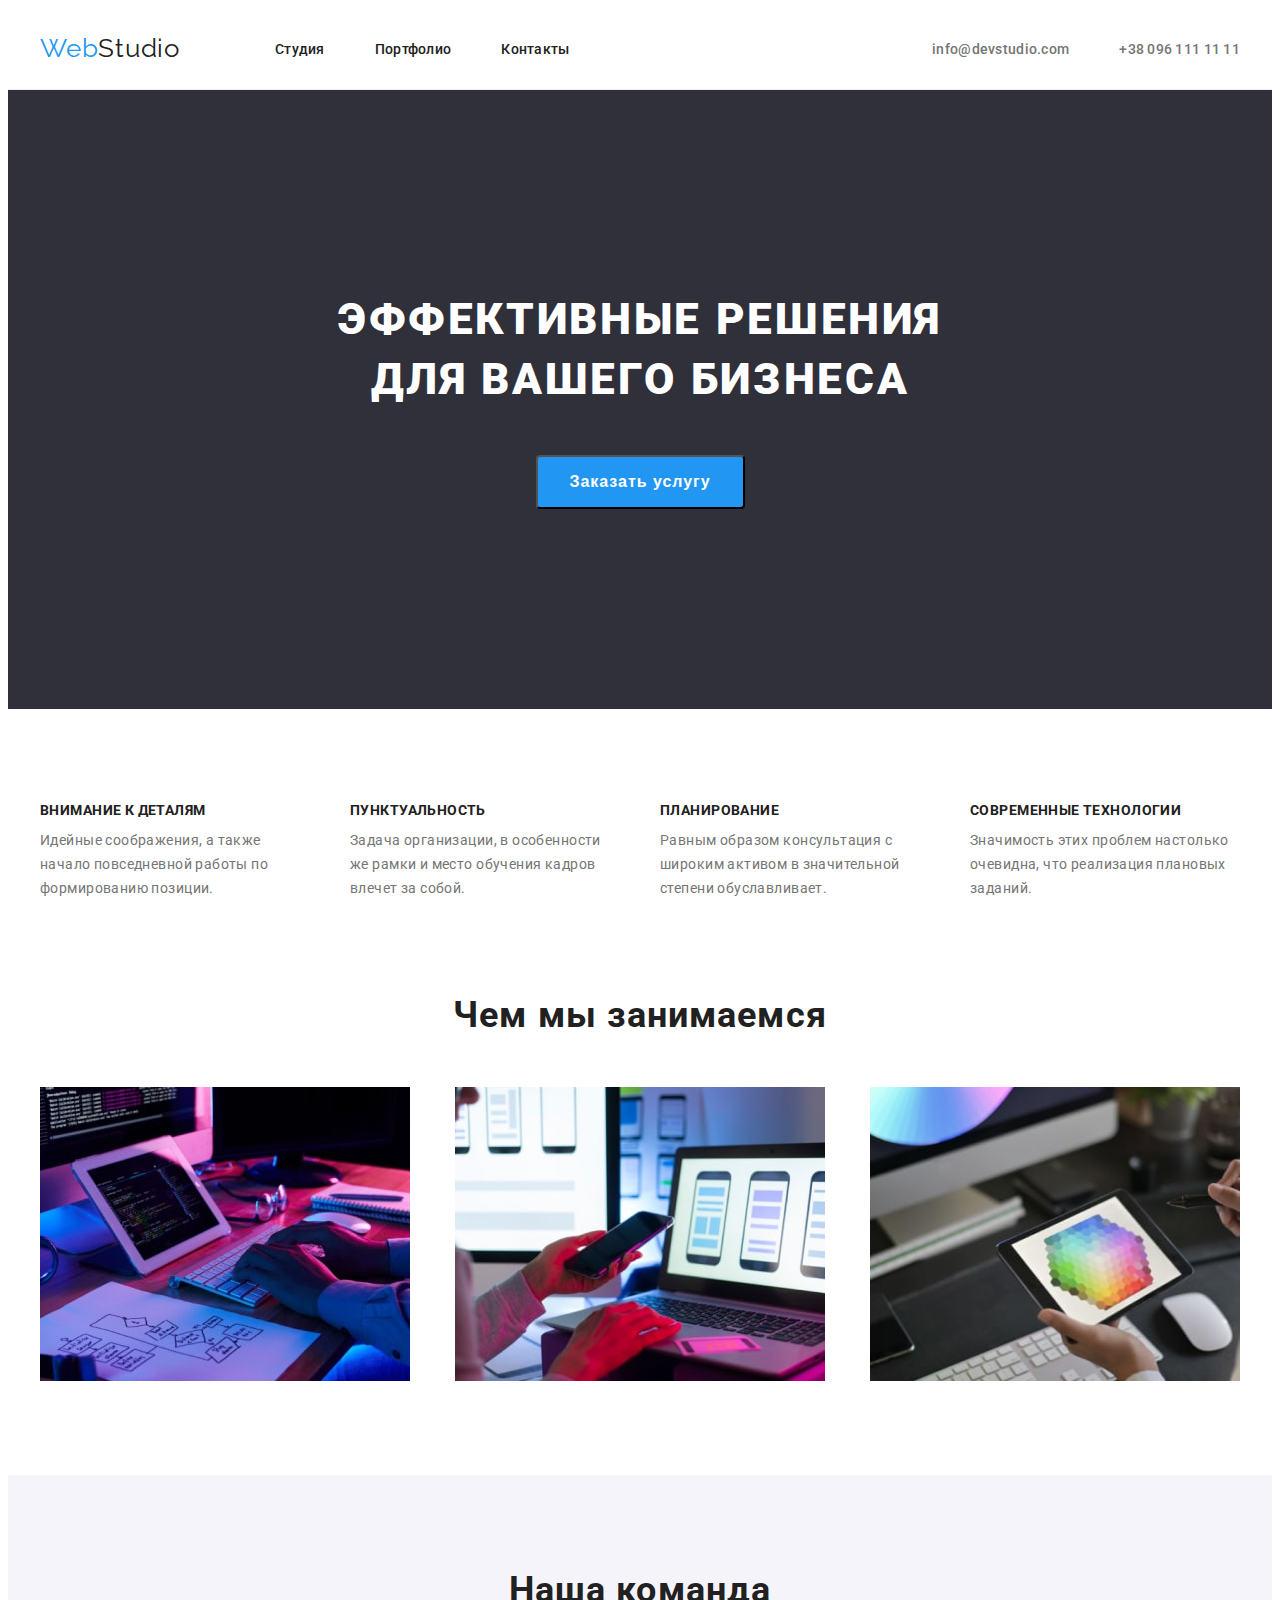
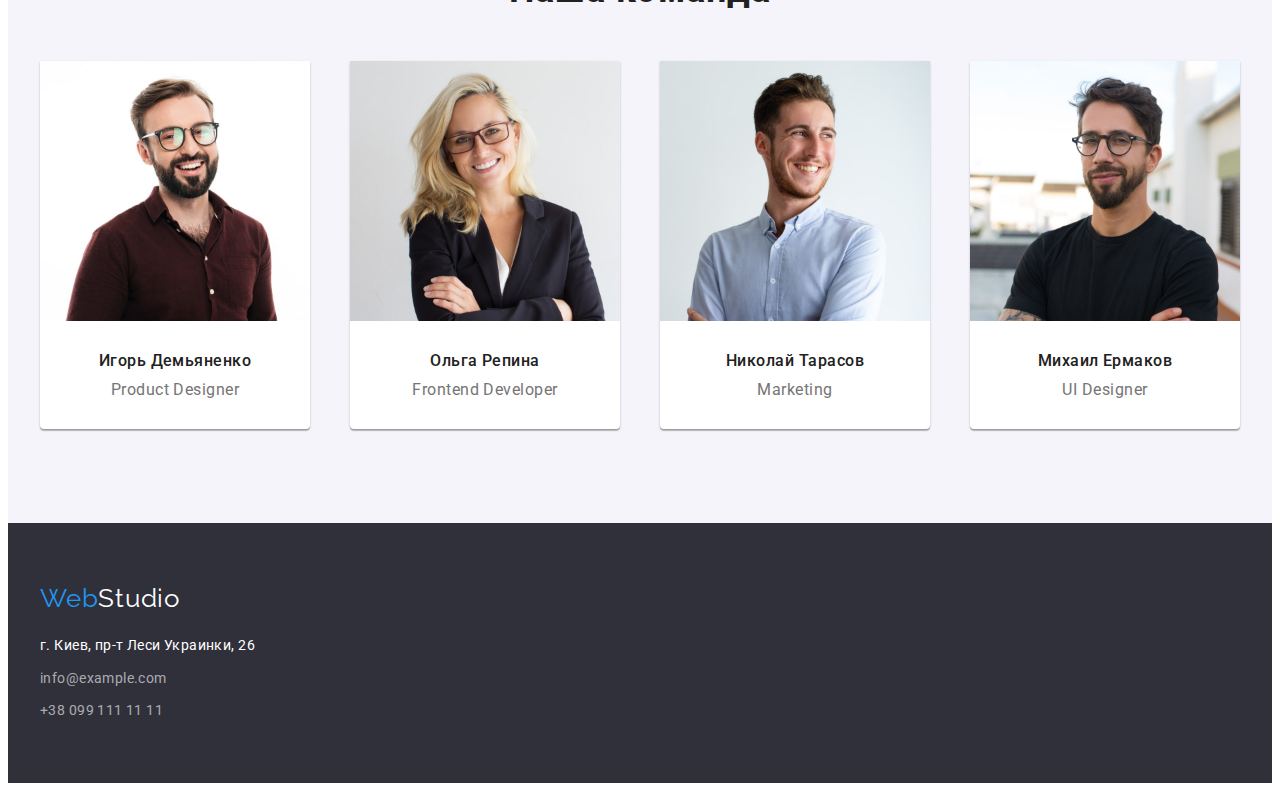
<file: index.html>
<!DOCTYPE html>
<!--Главная 3-->
<html lang="ru">
<head>
    <meta charset="UTF-8">
    <meta http-equiv="X-UA-Compatible" content="IE=edge">
    <meta name="viewport" content="width=device-width, initial-scale=1.0">
    <title>Document</title>
    <link rel="preconnect" href="https://fonts.googleapis.com">
    <link rel="preconnect" href="https://fonts.gstatic.com" crossorigin>
    <link href="https://fonts.googleapis.com/css2?family=Raleway:wght@700&family=Roboto:wght@400;500;700;900&display=swap" rel="stylesheet">
    <link rel="stylesheet" href="https://cdnjs.cloudflare.com/ajax/libs/modern-normalize/1.1.0/modern-normalize.min.css" integrity="sha512-wpPYUAdjBVSE4KJnH1VR1HeZfpl1ub8YT/NKx4PuQ5NmX2tKuGu6U/JRp5y+Y8XG2tV+wKQpNHVUX03MfMFn9Q==" crossorigin="anonymous" referrerpolicy="no-referrer" />
    <link rel="stylesheet" href="./css/style.css"/>
</head>  
<body>
    <header class="header">
        <div class="container header-container">
            <!-- section-nav -->
            <nav class="header-nav">
                <a href="./index.html" lang="en" class="logo link">Web<span class="logo-black">Studio</span></a>
                <ul class="header-list list">
                    <li class="header-item">
                        <a class="header-link link" href="./index.html">Студия</a></li>
                    <li class="header-item">
                        <a class="header-link link" href="./portfolio.html">Портфолио</a></li>
                    <li class="header-item">
                        <a class="header-link link" href="">Контакты</a></li>
                </ul>
            </nav>
            <ul class="header-contacts list">
                <li class="header-contact"><a class="header-mail link" href="mailto:info@devstudio.com">info@devstudio.com</a></li>
                <li class="header-contact"><a class="header-phone link" href="tel:+380961111111">+38 096 111 11 11</a></li>
            </ul>
        </div>
           
        
    </header>
    <main>
                <!--section gero-->
        <section class="hero">
                <h1 class="hero-title">Эффективные решения<br>для вашего бизнеса</h1>
                <button class="hero-button">Заказать услугу</button>
        </section>
                <!-- Advantage-->
        <section class="advantage section">
            <div class="container">
                <h2 class="advantage-title visually-hidden">Наши преимущества</h2>
                <ul class="advantage-list list">
                    <li class="advantage-item">
                        <h3 class="advantage-topic">Внимание к деталям</h3>
                        <p class="advantage-paragrph">Идейные соображения, а также начало повседневной работы по формированию позиции.</p>
                    </li>
                    <li class="advantage-item">
                        <h3 class="advantage-topic">Пунктуальность</h3>
                        <p class="advantage-paragrph">Задача организации, в особенности же рамки и место обучения кадров влечет за собой.</p>
                    </li>
                    <li class="advantage-item">
                        <h3 class="advantage-topic">Планирование</h3>
                        <p class="advantage-paragrph">Равным образом консультация с широким активом в значительной степени обуславливает.</p>
                    </li>
                    <li class="advantage-item">
                        <h3 class="advantage-topic">Современные технологии</h3>
                        <p class="advantage-paragrph">Значимость этих проблем настолько очевидна, что реализация плановых заданий.</p>
                    </li>
                </ul>
            </div>
            
        </section>
        <!--do-->
        <section class="do section">
            <div class="container">
                <h2 class="do-title">Чем мы занимаемся</h2>
                <ul class="do-list list">
                    <li class="do-item"><img src="./images/we-doing/we-doing1.jpg" alt="набор кода на клавиатуре" width="370"></li>
                    <li class="do-item"><img src="./images/we-doing/we-doing2.jpg" alt="Подбор шаблона для смартфона" width="370"></li>
                    <li class="do-item"><img src="./images/we-doing/we-doing3.jpg" alt="Выбор цвета" width="370"></li>
                </ul>
            </div>
            
        </section>
        <!--team-->
        <section class="team section">
            <div class="container">
                <h2 class="team-title">Наша команда</h2>
                <ul class="team-list list">
                    <li class="team-item">
                        <img src="./images/pers/pers.jpg" alt="Работник компании" width="270" class="team-img">
                        <div class="team-pers">
                        <h3 class="team-name">Игорь Демьяненко</h3>
                        <p lang="en" class="team-position">Product Designer</p>
                        </div>
                    </li>
                    <li class="team-item">
                        <img src="./images/pers/pers1.jpg" alt="Работник компании" width="270" class="team-img">
                        <div class="team-pers">
                        <h3 class="team-name">Ольга Репина</h3>
                        <p lang="en" class="team-position">Frontend Developer</p>
                        </div>
                    </li>
                    <li class="team-item">
                        <img src="./images/pers/pers2.jpg" alt="Работник компании" width="270" class="team-img">
                        <div class="team-pers">
                        <h3 class="team-name">Николай Тарасов</h3>
                        <p lang="en" class="team-position">Marketing</p>
                        </div>
                    </li>
                    <li class="team-item">
                        <img src="./images/pers/pers3.jpg" alt="Работник компании" width="270" class="team-img">
                        <div class="team-pers">
                        <h3 class="team-name">Михаил Ермаков</h3>
                        <p lang="en" class="team-position">UI Designer</p>
                        </div>
                    </li>
                </ul>
            </div>            
        </section>
    </main>
    <!--footer-->
    <footer class="footer">
        <div class="container footer-section">
            <a href="./index.html" lang="en" class="logo link footer-logo">Web<span class="logo-white">Studio</span></a>
            <address class="footer-data">
                <ul class="footer-list list">
                    <li class="footer-item"><a href="https://goo.gl/maps/pQ1iqYw23tvZCVZEA" class="link footer-address">г. Киев, пр-т Леси Украинки, 26</a></li>
                    <li class="footer-item"><a href="mailto:info@example.com" class="footer-mail link">info@example.com</a></li>
                    <li class="footer-item"><a href="tel:+380991111111" class="footer-phone link">+38 099 111 11 11</a></li>
                </ul>
            </address>
        </div>
        
    </footer>

</body>
</html>
</file>
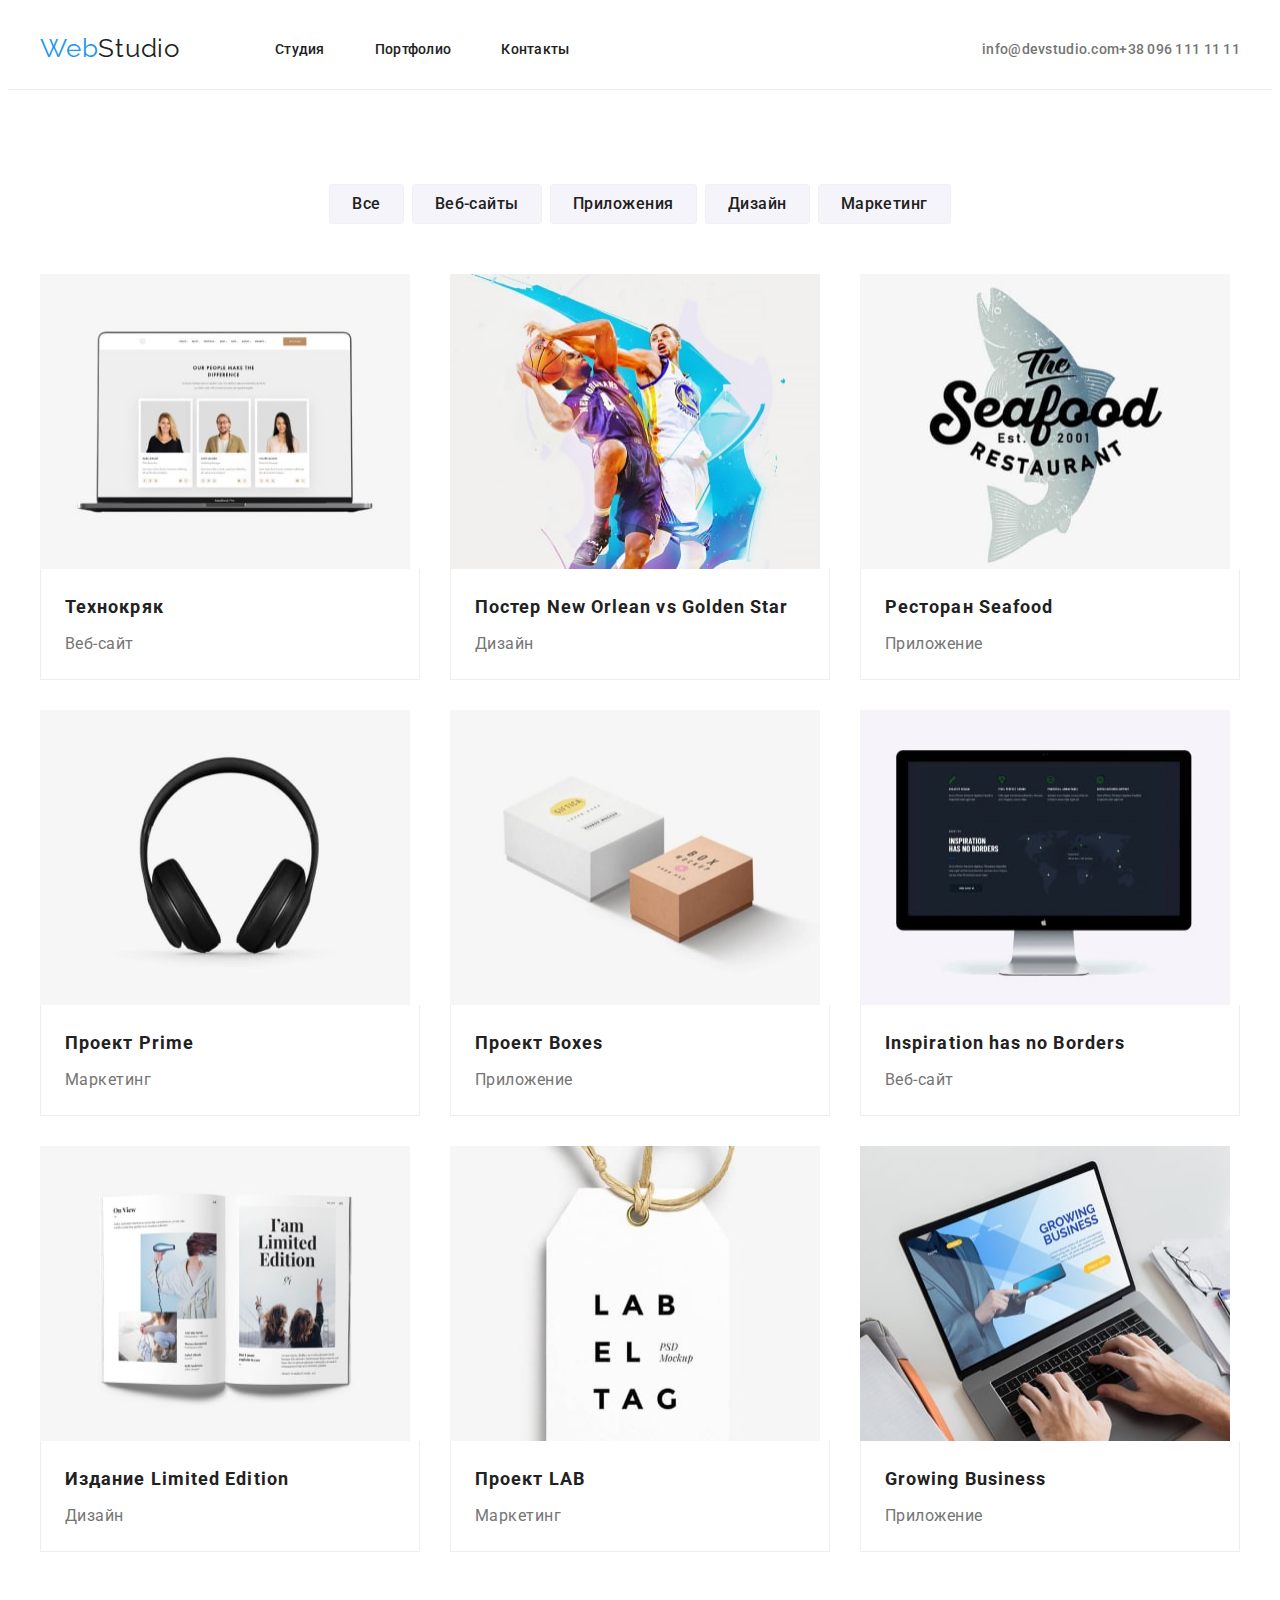
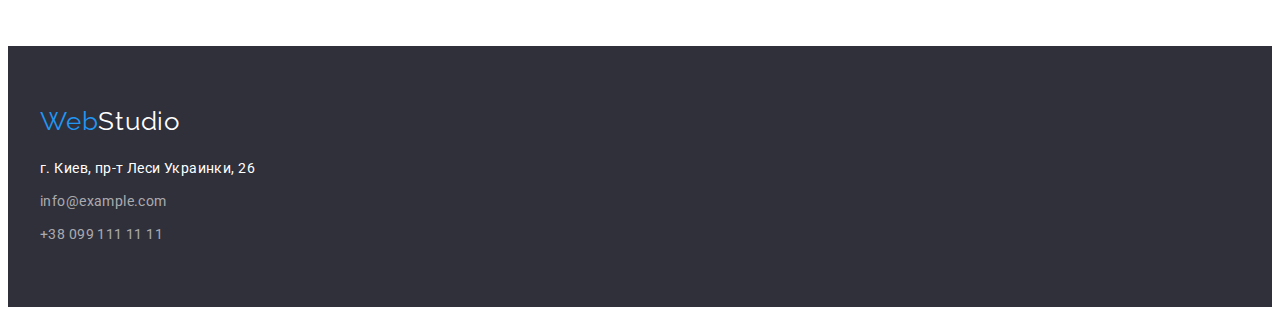
<file: portfolio.html>
<!DOCTYPE html>
<!--Главная 3-->
<html lang="ru">
<head>
    <meta charset="UTF-8">
    <meta http-equiv="X-UA-Compatible" content="IE=edge">
    <meta name="viewport" content="width=device-width, initial-scale=1.0">
    <title>Document</title>
    <link rel="preconnect" href="https://fonts.googleapis.com">
    <link rel="preconnect" href="https://fonts.gstatic.com" crossorigin>
    <link href="https://fonts.googleapis.com/css2?family=Raleway:wght@700&family=Roboto:wght@400;500;700;900&display=swap" rel="stylesheet">
    <link rel="stylesheet" href="https://cdnjs.cloudflare.com/ajax/libs/modern-normalize/1.1.0/modern-normalize.min.css" integrity="sha512-wpPYUAdjBVSE4KJnH1VR1HeZfpl1ub8YT/NKx4PuQ5NmX2tKuGu6U/JRp5y+Y8XG2tV+wKQpNHVUX03MfMFn9Q==" crossorigin="anonymous" referrerpolicy="no-referrer" />
    <link rel="stylesheet" href="./css/style.css"/> 
</head>  
<body>
    <header class="header">
        <div class="container header-container">
            <!-- section-nav -->
            <nav class="header-nav">
                <a href="./index.html" lang="en" class="logo link">Web<span class="logo-black">Studio</span></a>
                <ul class="header-list list">
                    <li class="header-item">
                        <a class="header-link link" href="./index.html">Студия</a></li>
                    <li class="header-item">
                        <a class="header-link link" href="./portfolio.html">Портфолио</a></li>
                    <li class="header-item">
                        <a class="header-link link" href="">Контакты</a></li>
                </ul>
            </nav>
            <ul class="header-contacts list">
                <li><a class="header-mail link" href="mailto:info@devstudio.com">info@devstudio.com</a></li>
                <li><a class="header-phone link" href="tel:+380961111111">+38 096 111 11 11</a></li>
            </ul>
        </div>
           
        
    </header>
    <main>
        <section class="works section">
            <div class="container works-section">
                <h1 class="works-title visually-hidden">Наши работы</h1>
                <ul class="works-filters list">
                <li class="works-filter"><button type="button" class="work-button">Все</button></li>
                <li class="works-filter"><button type="button" class="work-button">Веб-сайты</button></li>
                <li class="works-filter"><button type="button" class="work-button">Приложения</button></li>
                <li class="works-filter"><button type="button" class="work-button">Дизайн</button></li>
                <li class="works-filter"><button type="button" class="work-button">Маркетинг</button></li>
            </ul>
            <ul class="works-list list">
                <li class="works-item">
                    <img src="./images/our-work/work1.jpg" alt="Три сотрудника" width="370" height="295">
                    <div class="work-signature">
                        <h2 class="works-project">Технокряк</h2>
                        <p class="works-discription">Веб-сайт</p>
                    </div>
                </li>
                <li class="works-item">
                    <img src="./images/our-work/work2.jpg" alt="Два баскетболиста" width="370" height="295">
                    <div class="work-signature">
                        <h2 class="works-project">Постер <span lang="en">New Orlean vs Golden Star</span></h2>
                        <p class="works-discription">Дизайн</p>
                    </div>
                </li>
                <li class="works-item">
                    <img src="./images/our-work/work3.jpg" alt="Реклама Морская еда - нарисован лосось" width="370" height="295">
                    <div class="work-signature">
                        <h2 class="works-project">Ресторан <span lang="en">Seafood</span></h2>
                        <p class="works-discription">Приложение</p>
                    </div>
                </li>
                <li class="works-item">
                    <img src="./images/our-work/work4.jpg" alt="Наушники" width="370" height="295">
                    <div class="work-signature">
                        <h2 class="works-project">Проект <span lang="en"></span>Prime</h2>
                        <p class="works-discription">Маркетинг</p>
                    </div>
                </li>
                <li class="works-item">
                    <img src="./images/our-work/work5.jpg" alt="Две коробочки" width="370" height="295">
                    <div class="work-signature">
                        <h2 class="works-project">Проект <span lang="en">Boxes</span></h2>
                        <p class="works-discription">Приложение</p>
                    </div>
                </li>
                <li class="works-item">
                    <img src="./images/our-work/work6.jpg" alt="Компьютер МАК" width="370" height="295">
                    <div class="work-signature">
                        <h2 lang="en" class="works-project">Inspiration has no Borders</h2>
                        <p class="works-discription">Веб-сайт</p>
                    </div>
                </li>
                <li class="works-item">
                    <img src="./images/our-work/work7.jpg" alt="Развернутая брошура" width="370" height="295">
                    <div class="work-signature">
                        <h2 class="works-project">Издание <span lang="en">Limited Edition</span></h2>
                        <p class="works-discription">Дизайн</p>
                    </div>
                </li>
                <li class="works-item">
                    <img src="./images/our-work/work8.jpg" alt="Бирка Лабель таг" width="370" height="295">
                    <div class="work-signature">
                        <h2 class="works-project">Проект <span lang="en">LAB</span></h2>
                        <p class="works-discription">Маркетинг</p>
                    </div>
                </li>
                <li class="works-item">
                    <img src="./images/our-work/work9.jpg" alt="Работает на ноутбуке" width="370" height="295">
                    <div class="work-signature">
                        <h2 lang="en" class="works-project">Growing Business</h2>
                        <p class="works-discription">Приложение</p>
                    </div>
                </li>    
            </ul>    
            </div>
            
        </section>
    </main>

    <!--footer-->
    <footer class="footer">
        <div class="container footer-section">
            <a href="./index.html" lang="en" class="logo link footer-logo">Web<span class="logo-white">Studio</span></a>
            <address class="footer-data">
                <ul class="footer-list list">
                    <li class="footer-item"><a href="https://goo.gl/maps/pQ1iqYw23tvZCVZEA" class="link footer-address">г. Киев, пр-т Леси Украинки, 26</a></li>
                    <li class="footer-item"><a href="mailto:info@example.com" class="footer-mail link">info@example.com</a></li>
                    <li class="footer-item"><a href="tel:+380991111111" class="footer-phone link">+38 099 111 11 11</a></li>
                </ul>
            </address>
        </div>
        
    </footer>

</body>
</html>
</file>
<file: css/style.css>
:root {
    --primary-text-color: #212121;
    --secondary-text-color: #757575;
    --accent-text-color: #2196f3;
}

address {
    all: initial;
}

body {
    color: var(--primary-text-color);
    font-family: Roboto, sans-serif;
}

.container {
    margin-left: auto;
    margin-right: auto;
    width: 1200px;
    padding-left: 15px;
    padding-right: 15px;
}

.list {
    list-style: none;
}

.link {
    text-decoration: none;
}

h1,
h2,
h3,
h4,
h5,
h6,
p {
    margin-top: 0;
    margin-bottom: 0;
}

ul {
    margin-top: 0;
    margin-bottom: 0;
    padding-left: 0;
}

.section {
    padding-top: 94px;
    padding-bottom: 94px;
}

.section.no-padding {
    padding-top: 0;
    padding-bottom: 0;
}

.visually-hidden {
    position: absolute;
    width: 1px;
    height: 1px;
    margin: -1px;
    padding: 0;
    overflow: hidden;
    border: 0;
    clip: rect(0 0 0 0);
}

img {
    display: block;
    max-width: 100%;
}

/*---------------------header-----------------------*/
.header {
    padding-top: 25px;
    padding-bottom: 25px;
    border-bottom: 1px solid #ececec;
}

.header-container {
    display: flex;
    align-items: center;
}

.header-nav {
    display: flex;
    align-items: center;
}

.logo {
    color: var(--accent-text-color);
    font-family: Raleway, sans-serif;
    font-size: 26px;
    line-height: 1.19;
    letter-spacing: 0.03em;
    margin-right: 95px;
}

.logo-black {
    color: var(--primary-text-color);
}

.logo-white {
    color: #ffffff;
}

.header-list {
    display: flex;
}

.header-contacts {
    margin-left: auto;
    margin-right: 10;
    display: flex;
    align-items: center;
}

.header-link {
    color: var(--primary-text-color);
    font-weight: 500;
    font-size: 14px;
    line-height: 1.14;
    letter-spacing: 0.02em;
}

.header-link:hover,
.header-link:focus {
    font-weight: 500;
    font-size: 14px;
    line-height: 1.14;
    letter-spacing: 0.02em;
    color: var(--accent-text-color);
}

.header-contact + .header-contact{
     margin-left: 50px;
}

.header-mail,
.header-phone {
    font-weight: 500;
    font-size: 14px;
    line-height: 1.14;
    letter-spacing: 0.02em;
    color: var(--secondary-text-color);
    white-space: nowrap;
}

/* .header-phone {
    margin-left: 50px; */
}

.header-mail:hover,
.header-phone:hover,
.header-mail:focus,
.header-phone:focus {
    font-weight: 500;
    font-size: 14px;
    line-height: 1.14;
    letter-spacing: 0.02em;
    color: var(--accent-text-color);
}

.header-item:not(:last-child) {
    margin-right: 50px;
}

/*-------------------section gero-----------------*/

.hero {
    background: #2F303A;
    text-align: center;
    padding: 200px 0px;
}

.hero-title {
    font-weight: 900;
    font-size: 44px;
    line-height: 1.36;
    letter-spacing: 0.06em;
    text-transform: uppercase;
    color: #ffffff;
    margin-bottom: 45px;
}

.hero-button {
    font-weight: bold;
    font-size: 16px;
    line-height: 1.88;
    letter-spacing: 0.06em;
    color: #ffffff;
    background-color: var(--accent-text-color);
    padding: 10px 32px;
    border-radius: 4px;
    text-align: center;
    min-width: 200px;
}

.hero-button:focus,
.hero-button:hover {
    color: var(--accent-text-color);
    background-color: #ffffff;
}

/*-------------------advantage-----------------*/

.advantage-title {
    line-height: 42px;
    letter-spacing: 0.03em;
}

.advantage-topic {
    font-weight: bold;
    font-size: 14px;
    line-height: 1.14;
    letter-spacing: 0.03em;
    text-transform: uppercase;
    color: var(--primary-text-color);
    margin-bottom: 10px;
}

.advantage-paragrph {
    font-weight: normal;
    font-size: 14px;
    line-height: 1.71;
    letter-spacing: 0.03em;
    color: var(--secondary-text-color);
}

.advantage-list {
    display: flex;
    justify-content: space-between;
}

.advantage-item {
    width: 270px;
}

/*-------------------do-----------------*/

.do {
    padding-top: 0;
}

.do-title {
    font-weight: bold;
    font-size: 36px;
    line-height: 1.17;
    text-align: center;
    letter-spacing: 0.03em;
    color: var(--primary-text-color);
    margin-bottom: 50px;
}

.do-list {
    font-size: 0px;
    display: flex;
    justify-content: space-between;
}

/*-------------------team-----------------*/

.team {
    background: #f5f4fa;
}

.team-item {
    background-color: #ffffff;
    width: 270px;
    height: 368px;
    border-radius: 0px 0px 4px 4px;
    box-shadow: 0px 1px 3px rgba(0, 0, 0, 0.12), 0px 1px 1px rgba(0, 0, 0, 0.14),
        0px 2px 1px rgba(0, 0, 0, 0.2);
}

.team-title {
    font-weight: bold;
    font-size: 36px;
    line-height: 1.17;
    text-align: center;
    letter-spacing: 0.03em;
    color: var(--primary-text-color);
    margin-bottom: 50px;
}

.team-pers{
    padding: 30px 32px;
}

.team-name {
    font-weight: 500;
    font-size: 16px;
    line-height: 1.19;
    text-align: center;
    letter-spacing: 0.03em;
    color: var(--primary-text-color);
    margin-bottom: 10px;
}

.team-position {
    font-weight: normal;
    font-size: 16px;
    line-height: 1.19;
    text-align: center;
    letter-spacing: 0.03em;
    color: var(--secondary-text-color);
}

/* .team-img {
    margin-bottom: 30px;
} */

.team-list {
    display: flex;
    justify-content: space-between;
}

/*-------------------footer-----------------*/

.footer {
    background-color: #2f303a;
    align-items: center;
    padding: 60px 0px;
}

.footer-mail,
.footer-phone,
.footer-address {
    font-family: Roboto, sans-serif;
    font-weight: normal;
    font-size: 14px;
    line-height: 1.71;
    letter-spacing: 0.03em;
    color: rgba(255, 255, 255, 0.6);
}

.footer-address {
    color: #ffffff;
}

.footer-mail:hover,
.footer-phone:hover,
.footer-address:hover,
.footer-mail:focus,
.footer-phone:focus,
.footer-address:focus {
    font-weight: normal;
    font-size: 14px;
    line-height: 1.71;
    letter-spacing: 0.03em;
    color: var(--accent-text-color);
}

.footer-logo {
    margin-right: 0;
    margin-bottom: 20px;
    display: block;
}

.footer-item:not(:last-child) {
    margin-bottom: 9px;
}

.footer-section {
}

/*=+=+=+=+=+=+=+=+=+= portfolio =+=+=+=+=+=+=+=+=*/

/*-------------------works-----------------*/

.works-title {
    font-weight: normal;
    line-height: 1.71;
    letter-spacing: 0.03em;
}

.work-button {
    font-family: Roboto;
    font-style: normal;
    font-weight: 500;
    font-size: 16px;
    line-height: 1.63;
    text-align: center;
    letter-spacing: 0.03em;
    color: var(--primary-text-color);
    padding: 6px 22px;
    background: #f5f4fa;
    border-radius: 4px;
    border: 1px solid rgba(0, 0, 0, 0.02);
}

.work-button:hover,
.work-button:focus {
    color: #ffffff;
    background-color: var(--accent-text-color);
}

.works-filters {
    display: flex;
    justify-content: center;
    margin-bottom: 50px;
}

.works-filter:not(:last-child) {
    margin-right: 8px;
}

.works-project {
    font-weight: bold;
    font-size: 18px;
    line-height: 2;
    letter-spacing: 0.06em;
    color: var(--primary-text-color);
    margin-bottom: 4px;
}

.works-discription {
    font-weight: normal;
    font-size: 16px;
    line-height: 1.88;
    letter-spacing: 0.03em;
    color: var(--secondary-text-color);
}

.works-list {
    display: flex;
    flex-wrap: wrap;
}

.works-item {
    width: calc((100% - 60px) / 3);
    margin-right: 30px;
}

.works-item:nth-child(3n) {
    margin-right: 0;
}

.works-item:not(:nth-last-child(-n + 3)) {
    margin-bottom: 30px;
}

.work-signature {
    padding-top: 20px;
    padding-bottom: 20px;
    padding-left: 24px;
    padding-right: 24px;
    border: 1px solid #eeeeee;
    border-top: none;
}

border-bottom-width: 1px;
border-bottom-style: solid;
border-block-color: #ececec;
</file>
